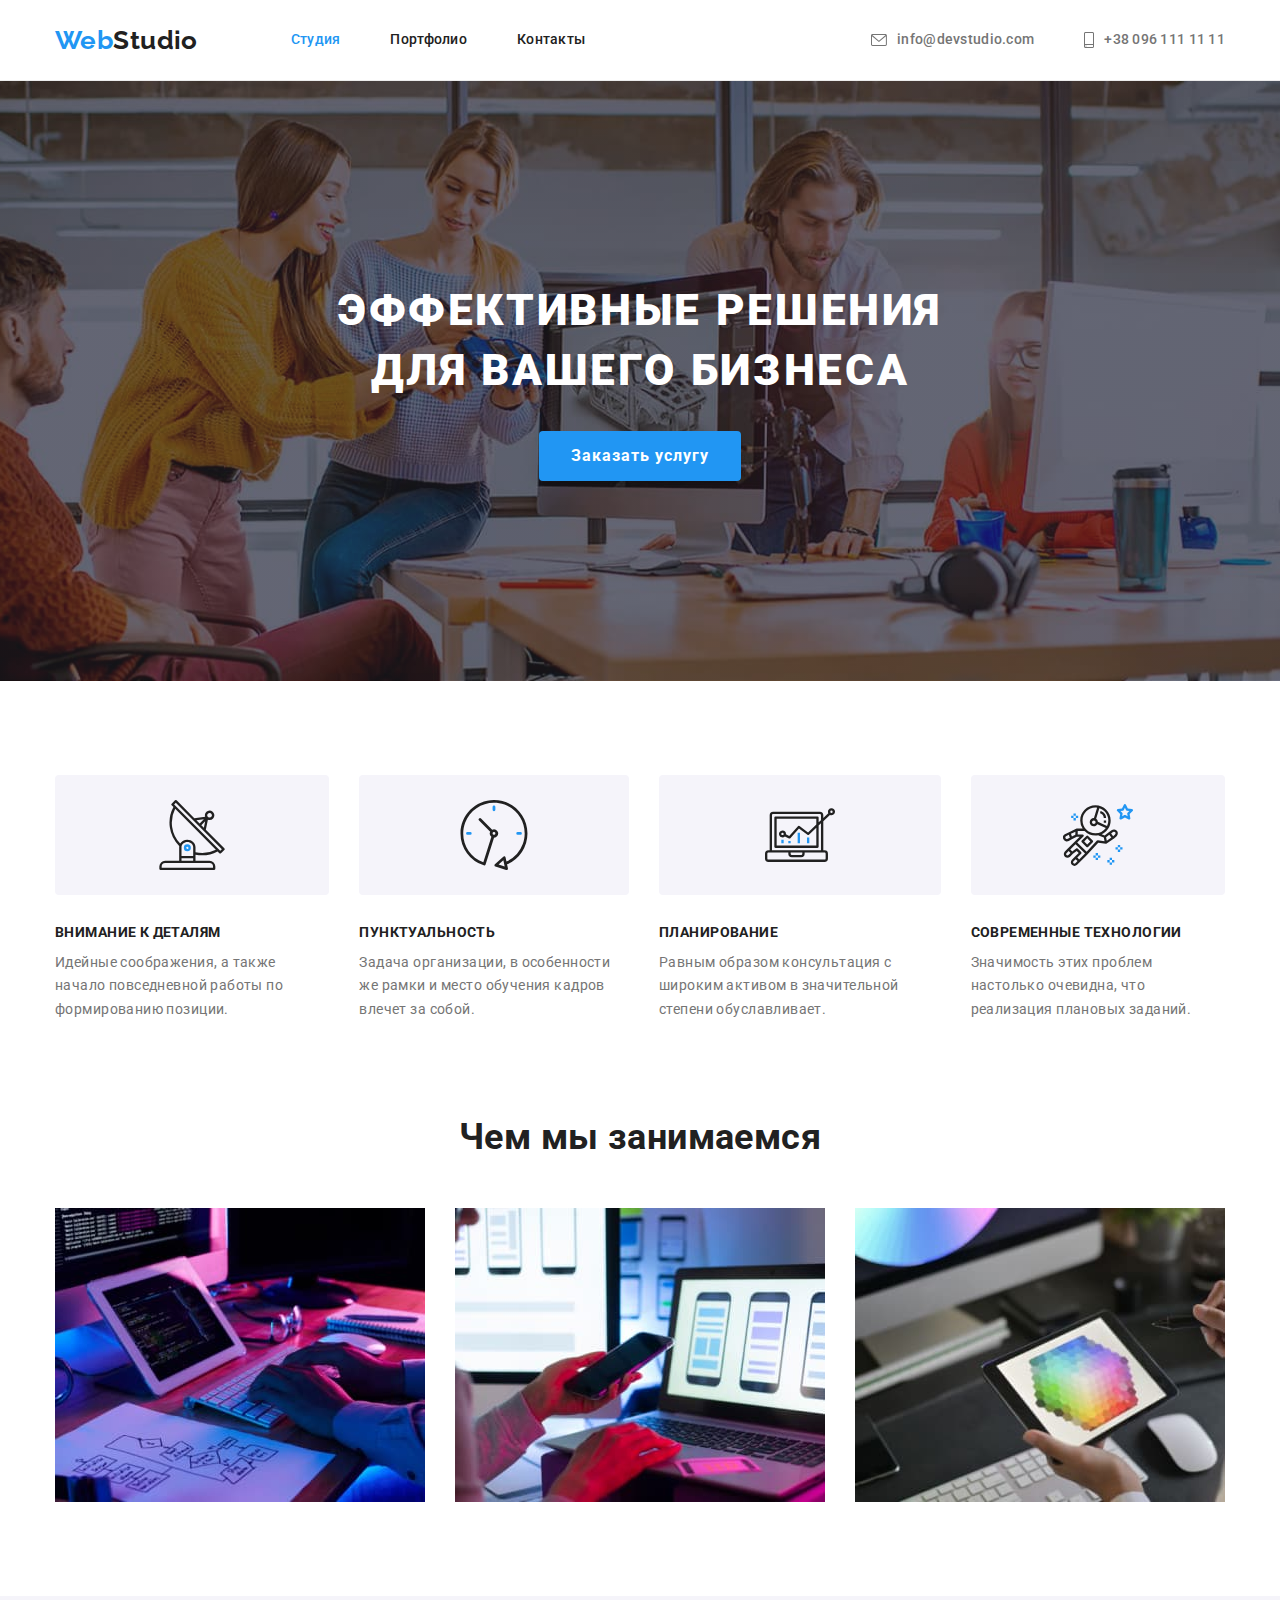
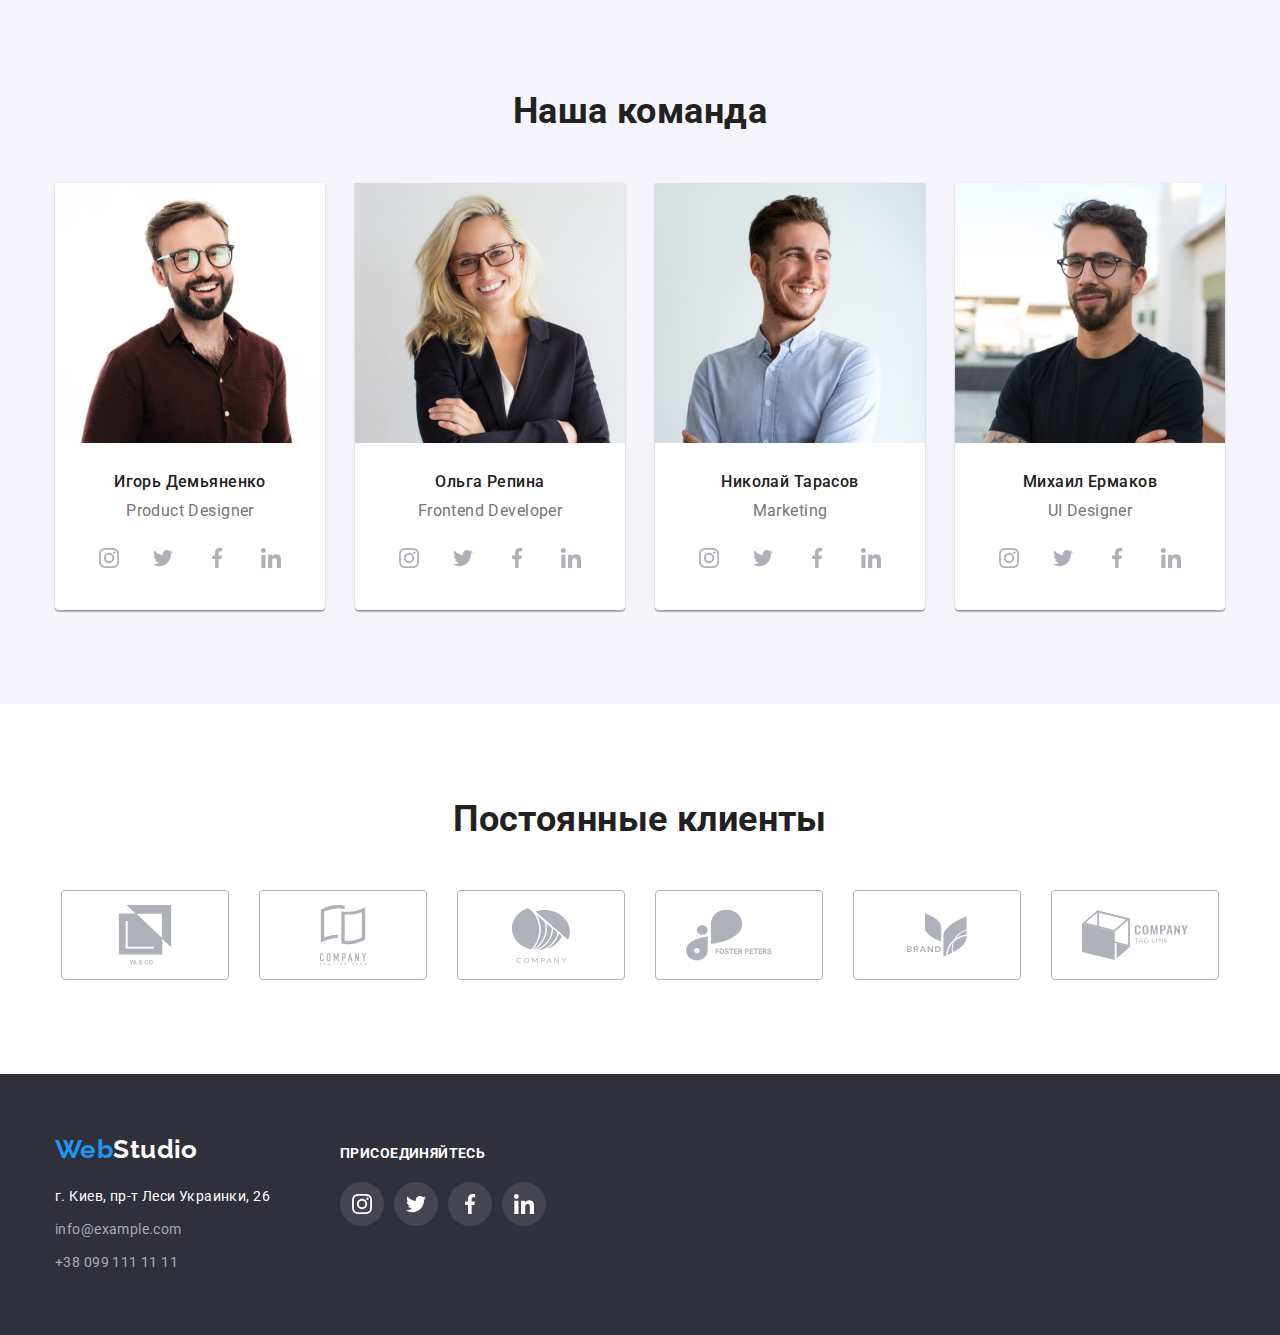
<file: index.html>
<!DOCTYPE html>
<html lang="ru">
  <head>
    <meta charset="UTF-8" />
    <meta http-equiv="X-UA-Compatible" content="IE=edge" />
    <meta name="viewport" content="width=device-width, initial-scale=1.0" />
    <title>Студия</title>
    <link
      href="https://fonts.googleapis.com/css2?family=Raleway:wght@700&family=Roboto:wght@400;500;700;900&display=swap"
      rel="stylesheet"
    />
    <!-- <link
      rel="stylesheet"
      href="https://github.com/sindresorhus/modern-normalize/blob/main/modern-normalize.css"
    /> -->
    <link rel="stylesheet" href="./css/modern-normalize.css" />
    <link rel="stylesheet" href="./css/style.css" />
  </head>
  <body>
    <!-- Шапка сайта -->

    <header class="page-header">
      <div class="container main-nav">
        <a class="logo link" href="./index.html"><span class="logo-web">Web</span>Studio</a>
        <nav>
          <ul class="site-nav list">
            <li class="item"><a href="#" class="link current">Студия</a></li>
            <li class="item"><a href="./portfolio.html" class="link">Портфолио</a></li>
            <li class="item"><a href="#" class="link">Контакты</a></li>
          </ul>
        </nav>
        <ul class="contact-nav list">
          <li class="item">
            <a href="mailto:info@devstudio.com" class="link">
              <svg class="icon" width="16" height="12">
                <use href="./images/icons.svg#envelope"></use>
              </svg>
              info@devstudio.com</a
            >
          </li>
          <li class="item">
            <a href="tel:+380961111111" class="link">
              <svg class="icon" width="10" height="16">
                <use href="./images/icons.svg#smartphone"></use>
              </svg>
              +38 096 111 11 11</a
            >
          </li>
        </ul>
      </div>
    </header>

    <main>
      <!-- Герой -->

      <section class="hero">
        <h1 class="hero-title">Эффективные решения для вашего бизнеса</h1>
        <button type="button" class="btn">Заказать услугу</button>
      </section>

      <!-- Особенности -->

      <section class="feature section">
        <div class="container">
          <h2 class="visually-hidden">Особенности</h2>
          <ul class="feature-list list">
            <li class="item">
              <div class="feature-picture">
                <svg class="icon" width="70" height="70">
                  <use href="./images/icons.svg#antenna"></use>
                </svg>
              </div>
              <h3 class="feature-subtitle">Внимание к деталям</h3>
              <p class="text">
                Идейные соображения, а также начало повседневной работы по формированию позиции.
              </p>
            </li>
            <li class="item">
              <div class="feature-picture">
                <svg class="icon" width="70" height="70">
                  <use href="./images/icons.svg#clock"></use>
                </svg>
              </div>
              <h3 class="feature-subtitle">Пунктуальность</h3>
              <p class="text">
                Задача организации, в особенности же рамки и место обучения кадров влечет за собой.
              </p>
            </li>
            <li class="item">
              <div class="feature-picture">
                <svg class="icon" width="70" height="70">
                  <use href="./images/icons.svg#diagram"></use>
                </svg>
              </div>
              <h3 class="feature-subtitle">Планирование</h3>
              <p class="text">
                Равным образом консультация с широким активом в значительной степени обуславливает.
              </p>
            </li>
            <li class="item">
              <div class="feature-picture">
                <svg class="icon" width="70" height="70">
                  <use href="./images/icons.svg#astronaut"></use>
                </svg>
              </div>
              <h3 class="feature-subtitle">Современные технологии</h3>
              <p class="text">
                Значимость этих проблем настолько очевидна, что реализация плановых заданий.
              </p>
            </li>
          </ul>
        </div>
      </section>

      <!-- Чем мы занимаемся -->

      <section class="service section">
        <div class="container">
          <h2 class="service-title">Чем мы занимаемся</h2>
          <ul class="service-list list">
            <li class="item">
              <img
                src="./images/programer.jpg"
                alt="программист за рабочым столом"
                width="370"
                height="294"
              />
            </li>
            <li class="item">
              <img
                src="./images/mobile-developer.jpg"
                alt="телефон и ноутбук"
                width="370"
                height="294"
              />
            </li>
            <li class="item">
              <img src="./images/web-design.jpg" alt="планшет" width="370" height="294" />
            </li>
          </ul>
        </div>
      </section>

      <!-- Команда -->

      <section class="team section">
        <div class="container">
          <h2 class="team-title">Наша команда</h2>
          <ul class="team-list list">
            <li class="item">
              <img src="./images/product-designer.jpg" alt="фото Игорь Демьяненко" width="270" />
              <div class="team-card">
                <h3 class="team-name">Игорь Демьяненко</h3>
                <p class="team-text">Product Designer</p>
                <ul class="team-social-networks list">
                  <li class="team-social-networks-item">
                    <a href="#" target="_blank" class="team-social-networks-link link">
                      <svg class="icon" width="20" height="20">
                        <use href="images/icons.svg#instagram"></use>
                      </svg>
                    </a>
                  </li>
                  <li class="team-social-networks-item">
                    <a href="#" target="_blank" class="team-social-networks-link link">
                      <svg class="icon" width="20" height="20">
                        <use href="images/icons.svg#twitter"></use>
                      </svg>
                    </a>
                  </li>
                  <li class="team-social-networks-item">
                    <a href="#" target="_blank" class="team-social-networks-link link">
                      <svg class="icon" width="20" height="20">
                        <use href="images/icons.svg#facebook"></use>
                      </svg>
                    </a>
                  </li>
                  <li class="team-social-networks-item">
                    <a href="#" target="_blank" class="team-social-networks-link link">
                      <svg class="icon" width="20" height="20">
                        <use href="images/icons.svg#linkedin"></use>
                      </svg>
                    </a>
                  </li>
                </ul>
              </div>
            </li>
            <li class="item">
              <img src="./images/frontend-developer.jpg" alt="фото Ольга Репина" width="270" />
              <div class="team-card">
                <h3 class="team-name">Ольга Репина</h3>
                <p class="team-text">Frontend Developer</p>
                <ul class="team-social-networks list">
                  <li class="team-social-networks-item">
                    <a href="#" target="_blank" class="team-social-networks-link link">
                      <svg class="icon" width="20" height="20">
                        <use href="images/icons.svg#instagram"></use>
                      </svg>
                    </a>
                  </li>
                  <li class="team-social-networks-item">
                    <a href="#" target="_blank" class="team-social-networks-link link">
                      <svg class="icon" width="20" height="20">
                        <use href="images/icons.svg#twitter"></use>
                      </svg>
                    </a>
                  </li>
                  <li class="team-social-networks-item">
                    <a href="#" target="_blank" class="team-social-networks-link link">
                      <svg class="icon" width="20" height="20">
                        <use href="images/icons.svg#facebook"></use>
                      </svg>
                    </a>
                  </li>
                  <li class="team-social-networks-item">
                    <a href="#" target="_blank" class="team-social-networks-link link">
                      <svg class="icon" width="20" height="20">
                        <use href="images/icons.svg#linkedin"></use>
                      </svg>
                    </a>
                  </li>
                </ul>
              </div>
            </li>
            <li class="item">
              <img src="./images/marketing.jpg" alt="фото Николай Тарасов" width="270" />
              <div class="team-card">
                <h3 class="team-name">Николай Тарасов</h3>
                <p class="team-text">Marketing</p>
                <ul class="team-social-networks list">
                  <li class="team-social-networks-item">
                    <a href="#" target="_blank" class="team-social-networks-link link">
                      <svg class="icon" width="20" height="20">
                        <use href="images/icons.svg#instagram"></use>
                      </svg>
                    </a>
                  </li>
                  <li class="team-social-networks-item">
                    <a href="#" target="_blank" class="team-social-networks-link link">
                      <svg class="icon" width="20" height="20">
                        <use href="images/icons.svg#twitter"></use>
                      </svg>
                    </a>
                  </li>
                  <li class="team-social-networks-item">
                    <a href="#" target="_blank" class="team-social-networks-link link">
                      <svg class="icon" width="20" height="20">
                        <use href="images/icons.svg#facebook"></use>
                      </svg>
                    </a>
                  </li>
                  <li class="team-social-networks-item">
                    <a href="#" target="_blank" class="team-social-networks-link link">
                      <svg class="icon" width="20" height="20">
                        <use href="images/icons.svg#linkedin"></use>
                      </svg>
                    </a>
                  </li>
                </ul>
              </div>
            </li>
            <li class="item">
              <img src="./images/ui-designer.jpg" alt="фото Михаил Ермаков" width="270" />
              <div class="team-card">
                <h3 class="team-name">Михаил Ермаков</h3>
                <p class="team-text">UI Designer</p>
                <ul class="team-social-networks list">
                  <li class="team-social-networks-item">
                    <a href="#" target="_blank" class="team-social-networks-link link">
                      <svg class="icon" width="20" height="20">
                        <use href="images/icons.svg#instagram"></use>
                      </svg>
                    </a>
                  </li>
                  <li class="team-social-networks-item">
                    <a href="#" target="_blank" class="team-social-networks-link link">
                      <svg class="icon" width="20" height="20">
                        <use href="images/icons.svg#twitter"></use>
                      </svg>
                    </a>
                  </li>
                  <li class="team-social-networks-item">
                    <a href="#" target="_blank" class="team-social-networks-link link">
                      <svg class="icon" width="20" height="20">
                        <use href="images/icons.svg#facebook"></use>
                      </svg>
                    </a>
                  </li>
                  <li class="team-social-networks-item">
                    <a href="#" target="_blank" class="team-social-networks-link link">
                      <svg class="icon" width="20" height="20">
                        <use href="images/icons.svg#linkedin"></use>
                      </svg>
                    </a>
                  </li>
                </ul>
              </div>
            </li>
          </ul>
        </div>
      </section>

      <!-- Постоянные клиенты -->

      <section class="clients section">
        <div class="container">
          <h3 class="clients-title">Постоянные клиенты</h3>
          <ul class="clients-list list">
            <li class="item">
              <a href="#" target="_blank" class="clients-link link">
                <svg class="clients-icon" width="106" height="60">
                  <use href="./images/icons.svg#clients1"></use>
                </svg>
              </a>
            </li>
            <li class="item">
              <a href="#" target="_blank" class="clients-link link">
                <svg class="clients-icon" width="106" height="60">
                  <use href="./images/icons.svg#clients2"></use>
                </svg>
              </a>
            </li>
            <li class="item">
              <a href="#" target="_blank" class="clients-link link">
                <svg class="clients-icon" width="106" height="60">
                  <use href="./images/icons.svg#clients3"></use>
                </svg>
              </a>
            </li>
            <li class="item">
              <a href="#" target="_blank" class="clients-link link">
                <svg class="clients-icon" width="106" height="60">
                  <use href="./images/icons.svg#clients4"></use>
                </svg>
              </a>
            </li>
            <li class="item">
              <a href="#" target="_blank" class="clients-link link">
                <svg class="clients-icon" width="106" height="60">
                  <use href="./images/icons.svg#clients5"></use>
                </svg>
              </a>
            </li>
            <li class="item">
              <a href="#" target="_blank" class="clients-link link">
                <svg class="clients-icon" width="106" height="60">
                  <use href="./images/icons.svg#clients6"></use>
                </svg>
              </a>
            </li>
          </ul>
        </div>
      </section>
    </main>

    <!-- Футер -->

    <footer class="footer">
      <div class="container flex-footer">
        <div class="contacts-footer">
          <a class="logo footer-logo link" href="./index.html"
            ><span class="logo-web">Web</span>Studio</a
          >
          <address class="address">
            <ul class="address-list list">
              <li class="item">
                <a href="https://goo.gl/maps/ZH45Ejz193mU29eU7" target="_blank" class="link maps"
                  >г. Киев, пр-т Леси Украинки, 26</a
                >
              </li>
              <li class="item">
                <a href="mailto:info@example.com" class="link mail">info@example.com</a>
              </li>
              <li class="item">
                <a href="tel:+380991111111" class="link tel">+38 099 111 11 11</a>
              </li>
            </ul>
          </address>
        </div>
        <div class="invitation">
          <b class="invitation-text">присоединяйтесь</b>
          <ul class="invitation-list list">
            <li class="item">
              <a href="#" target="_blank" class="invitation-link link">
                <svg class="invitation-icon" width="20" height="20">
                  <use href="./images/icons.svg#instagram"></use>
                </svg>
              </a>
            </li>
            <li class="item">
              <a href="#" target="_blank" class="invitation-link link">
                <svg class="invitation-icon" width="20" height="20">
                  <use href="./images/icons.svg#twitter"></use>
                </svg>
              </a>
            </li>
            <li class="item">
              <a href="#" target="_blank" class="invitation-link link">
                <svg class="invitation-icon" width="20" height="20">
                  <use href="./images/icons.svg#facebook"></use>
                </svg>
              </a>
            </li>
            <li class="item">
              <a href="#" target="_blank" class="invitation-link link">
                <svg class="invitation-icon" width="20" height="20">
                  <use href="./images/icons.svg#linkedin"></use>
                </svg>
              </a>
            </li>
          </ul>
        </div>
      </div>
    </footer>
  </body>
</html>
</file>
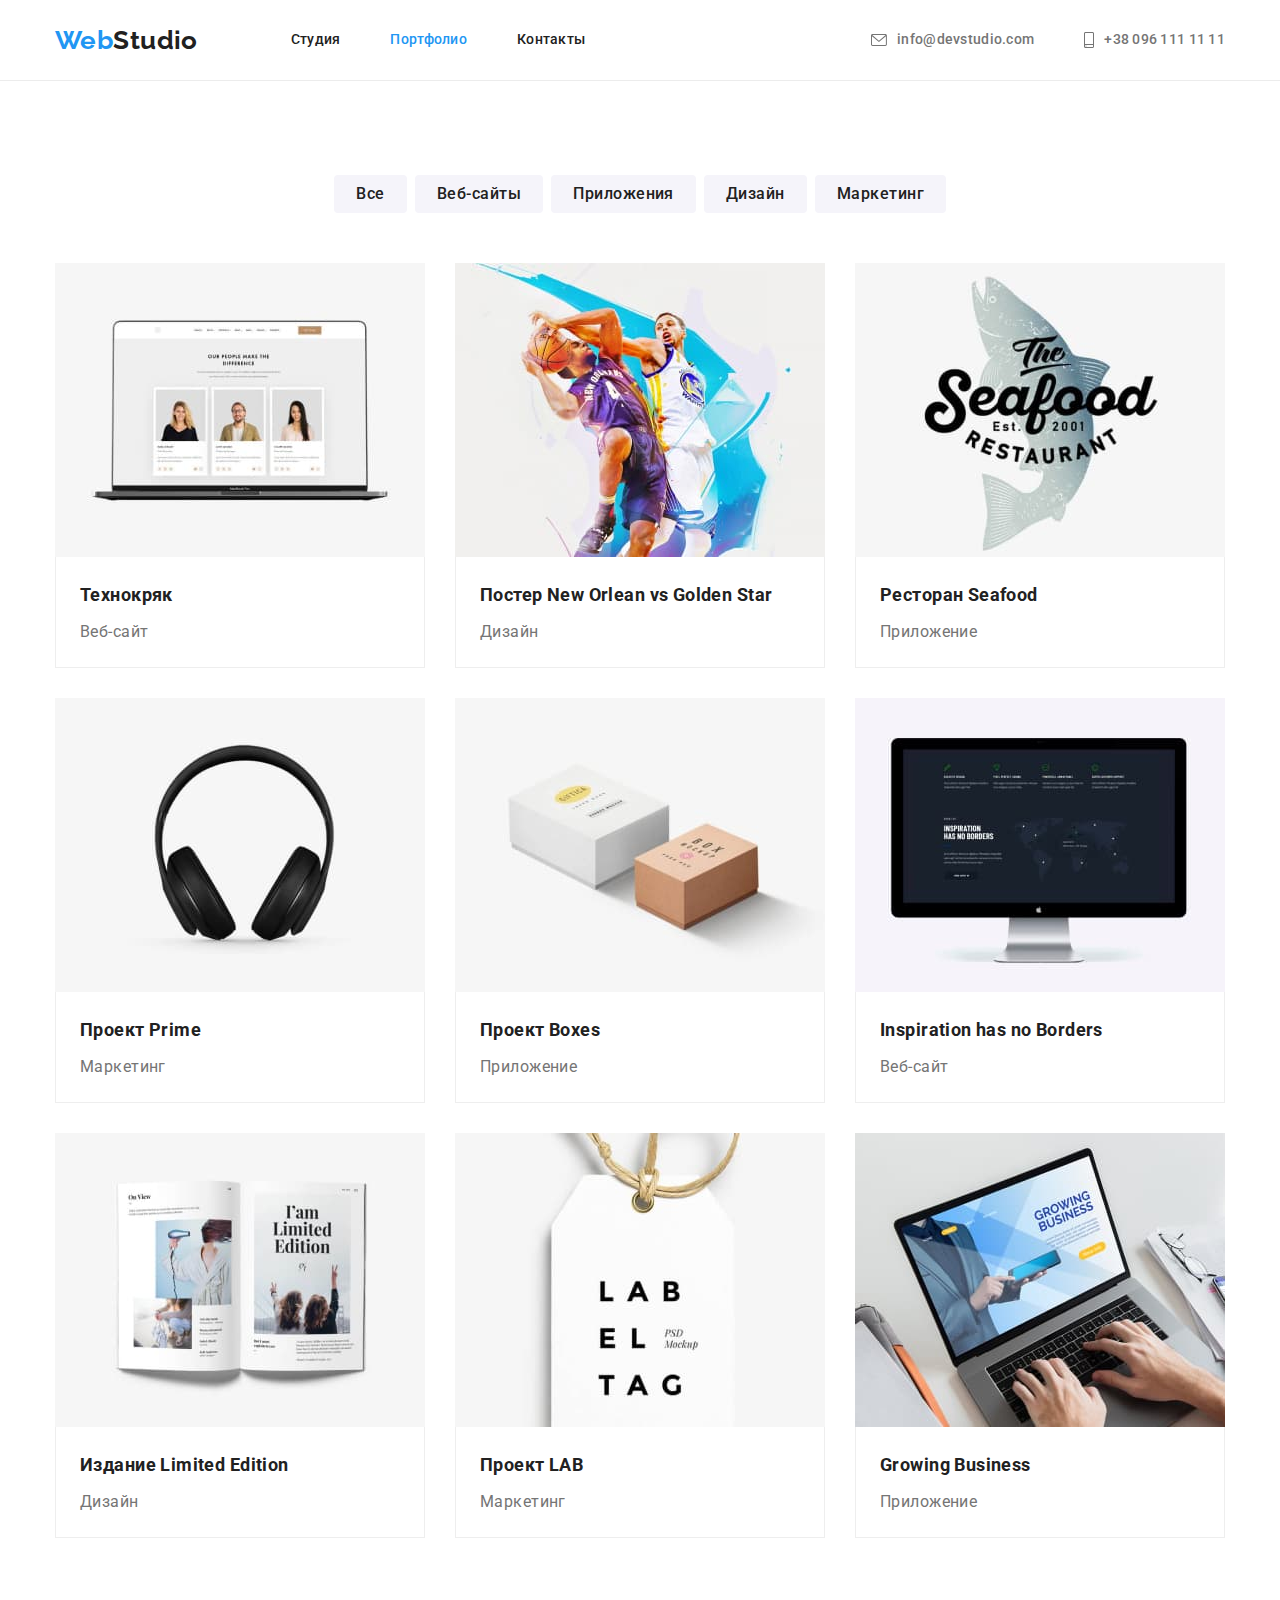
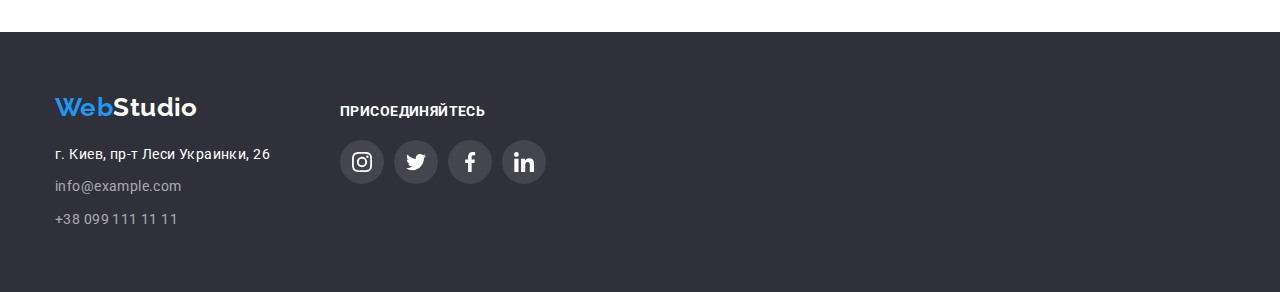
<file: portfolio.html>
<!DOCTYPE html>
<html lang="ru">
  <head>
    <meta charset="UTF-8" />
    <meta http-equiv="X-UA-Compatible" content="IE=edge" />
    <meta name="viewport" content="width=device-width, initial-scale=1.0" />
    <title>Портфолио</title>
    <link
      href="https://fonts.googleapis.com/css2?family=Raleway:wght@700&family=Roboto:wght@400;500;700;900&display=swap"
      rel="stylesheet"
    />
    <!-- <link
      rel="stylesheet"
      href="https://github.com/sindresorhus/modern-normalize/blob/main/modern-normalize.css"
    /> -->
    <link rel="stylesheet" href="./css/modern-normalize.css" />
    <link rel="stylesheet" href="./css/style.css" />
  </head>
  <body>
    <!-- Шапка сайта -->

    <header class="page-header">
      <div class="container main-nav">
        <a class="logo link" href="./index.html"><span class="logo-web">Web</span>Studio</a>
        <nav>
          <ul class="site-nav list">
            <li class="item"><a href="./index.html" class="link">Студия</a></li>
            <li class="item"><a href="#" class="link current">Портфолио</a></li>
            <li class="item"><a href="#" class="link">Контакты</a></li>
          </ul>
        </nav>
        <ul class="contact-nav list">
          <li class="item">
            <a href="mailto:info@devstudio.com" class="link">
              <svg class="icon" width="16" height="12">
                <use href="./images/icons.svg#envelope"></use>
              </svg>
              info@devstudio.com</a
            >
          </li>
          <li class="item">
            <a href="tel:+380961111111" class="link">
              <svg class="icon" width="10" height="16">
                <use href="./images/icons.svg#smartphone"></use>
              </svg>
              +38 096 111 11 11</a
            >
          </li>
        </ul>
      </div>
    </header>

    <main>
      <!-- портфолио -->
      <section class="portfolio section">
        <div class="container">
          <h1 class="portfolio-title visually-hidden">Портфолио</h1>
          <!-- фильтр -->
          <ul class="filter list">
            <li class="item">
              <button class="portfolio-btn" type="button">Все</button>
            </li>
            <li class="item">
              <button class="portfolio-btn" type="button">Веб-сайты</button>
            </li>
            <li class="item">
              <button class="portfolio-btn" type="button">Приложения</button>
            </li>
            <li class="item">
              <button class="portfolio-btn" type="button">Дизайн</button>
            </li>
            <li class="item">
              <button class="portfolio-btn" type="button">Маркетинг</button>
            </li>
          </ul>

          <!-- примеры работ -->
          <ul class="examples list">
            <li class="item">
              <a class="link" target="_blank" href="#">
                <img src="./images/techno-crack.jpg" width="370" alt="ноутбук" />
                <div class="card">
                  <h2 class="examples-text">Технокряк</h2>
                  <p class="examples-type">Веб-сайт</p>
                </div>
              </a>
            </li>
            <li class="item">
              <a class="link" target="_blank" href="#">
                <img src="./images/poster.jpg" width="370" alt="два баскетболиста" />
                <div class="card">
                  <h2 class="examples-text">Постер New Orlean vs Golden Star</h2>
                  <p class="examples-type">Дизайн</p>
                </div>
              </a>
            </li>
            <li class="item">
              <a class="link" target="_blank" href="#">
                <img
                  src="./images/restaurant-seafood.jpg"
                  width="370"
                  alt="логотип ресторана seafood"
                />
                <div class="card">
                  <h2 class="examples-text">Ресторан Seafood</h2>
                  <p class="examples-type">Приложение</p>
                </div>
              </a>
            </li>
            <li class="item">
              <a class="link" target="_blank" href="#">
                <img src="./images/project-prime.jpg" width="370" alt="наушники" />
                <div class="card">
                  <h2 class="examples-text">Проект Prime</h2>
                  <p class="examples-type">Маркетинг</p>
                </div>
              </a>
            </li>
            <li class="item">
              <a class="link" href="#">
                <img src="./images/project-boxes.jpg" width="370" alt="две коробки" />
                <div class="card">
                  <h2 class="examples-text">Проект Boxes</h2>
                  <p class="examples-type">Приложение</p>
                </div>
              </a>
            </li>
            <li class="item">
              <a class="link" target="_blank" href="#">
                <img src="./images/inspiration.jpg" width="370" alt="монитор" />
                <div class="card">
                  <h2 class="examples-text">Inspiration has no Borders</h2>
                  <p class="examples-type">Веб-сайт</p>
                </div>
              </a>
            </li>
            <li class="item">
              <a class="link" target="_blank" href="#">
                <img src="./images/limited-edition.jpg" width="370" alt="открытая книга" />
                <div class="card">
                  <h2 class="examples-text">Издание Limited Edition</h2>
                  <p class="examples-type">Дизайн</p>
                </div>
              </a>
            </li>
            <li class="item">
              <a class="link" target="_blank" href="#">
                <img src="./images/project-lab.jpg" width="370" alt="бирка" />
                <div class="card">
                  <h2 class="examples-text">Проект LAB</h2>
                  <p class="examples-type">Маркетинг</p>
                </div>
              </a>
            </li>
            <li class="item">
              <a class="link" target="_blank" href="#">
                <img src="./images/growing-business.jpg" width="370" alt="работа с ноутбуком" />
                <div class="card">
                  <h2 class="examples-text">Growing Business</h2>
                  <p class="examples-type">Приложение</p>
                </div>
              </a>
            </li>
          </ul>
        </div>
      </section>
    </main>

    <!-- футер -->

    <footer class="footer">
      <div class="container flex-footer">
        <div class="contacts-footer">
          <a class="logo footer-logo link" href="./index.html"
            ><span class="logo-web">Web</span>Studio</a
          >
          <address class="address">
            <ul class="address-list list">
              <li class="item">
                <a href="https://goo.gl/maps/ZH45Ejz193mU29eU7" target="_blank" class="link maps"
                  >г. Киев, пр-т Леси Украинки, 26</a
                >
              </li>
              <li class="item">
                <a href="mailto:info@example.com" class="link mail">info@example.com</a>
              </li>
              <li class="item">
                <a href="tel:+380991111111" class="link tel">+38 099 111 11 11</a>
              </li>
            </ul>
          </address>
        </div>
        <div class="invitation">
          <b class="invitation-text">присоединяйтесь</b>
          <ul class="invitation-list list">
            <li class="item">
              <a href="#" target="_blank" class="invitation-link link">
                <svg class="invitation-icon" width="20" height="20">
                  <use href="./images/icons.svg#instagram"></use>
                </svg>
              </a>
            </li>
            <li class="item">
              <a href="#" target="_blank" class="invitation-link link">
                <svg class="invitation-icon" width="20" height="20">
                  <use href="./images/icons.svg#twitter"></use>
                </svg>
              </a>
            </li>
            <li class="item">
              <a href="#" target="_blank" class="invitation-link link">
                <svg class="invitation-icon" width="20" height="20">
                  <use href="./images/icons.svg#facebook"></use>
                </svg>
              </a>
            </li>
            <li class="item">
              <a href="#" target="_blank" class="invitation-link link">
                <svg class="invitation-icon" width="20" height="20">
                  <use href="./images/icons.svg#linkedin"></use>
                </svg>
              </a>
            </li>
          </ul>
        </div>
      </div>
    </footer>
  </body>
</html>
</file>
<file: css/style.css>
:root {
  --primary-text-color: #212121;
  --secondary-text-color: #757575;
  --accent-color: #2196f3;
  --primary-white-color: #ffffff;
  --secondary-bg-color: #f5f4fa;
  --footer-text-color: rgba(255, 255, 255, 0.6);
  --hero-bg-color: #2f303a;
  --header-border-color: #ececec;
}

/* Утилиты */

h1,
h2,
h3,
h4,
h5,
h6,
p,
ul {
  padding: 0;
  margin: 0;
}

img {
  display: block;
  max-width: 100%;
  height: auto;
}

.container {
  width: 1200px;
  padding-left: 15px;
  padding-right: 15px;
  margin: 0 auto;
  /* outline: 1px solid tomato; */
}

.section {
  padding-top: 94px;
  padding-bottom: 94px;
}

.visually-hidden {
  position: absolute;
  width: 1px;
  height: 1px;
  margin: -1px;
  border: 0;
  padding: 0;
  clip: rect(0 0 0 0);
  overflow: hidden;
}

body {
  background-color: var(--primary-white-color);
  color: var(--primary-text-color);
  font-family: Roboto, sans-serif;
  font-size: 14px;
  line-height: 1.14;
  letter-spacing: 0.03em;
}

.link {
  color: var(--primary-text-color);
  text-decoration: none;
}

.list {
  list-style: none;
}

/* Шапка */

.page-header {
  border-bottom: 1px solid var(--header-border-color);
}

/* Logo */
.logo {
  font-family: Raleway, sans-serif;
  font-weight: 700;
  font-size: 26px;
  line-height: 1.19;
}

.logo-web {
  color: var(--accent-color);
}

.logo:hover,
.logo:focus {
  color: var(--accent-color);
}

/* навигация сайта */

.main-nav {
  display: flex;
  align-items: center;
}

.site-nav {
  display: flex;
  margin-left: 93px;
}

.site-nav .item:not(:last-child) {
  margin-right: 50px;
}

.site-nav .link {
  display: block;
  padding-top: 32px;
  padding-bottom: 32px;

  font-weight: 500;
  letter-spacing: 0.02em;
}

.site-nav .link:hover,
.site-nav .link:focus {
  color: var(--accent-color);
}

.site-nav .link.current {
  color: var(--accent-color);
}

/* контакты в шапке */

.contact-nav {
  display: flex;
  margin-right: 0;
  margin-left: auto;
}

.contact-nav .item:not(:last-child) {
  margin-right: 50px;
}

.contact-nav .link {
  display: inline-flex;
  align-items: center;
  padding-top: 32px;
  padding-bottom: 32px;

  color: var(--secondary-text-color);
  font-weight: 500;
  letter-spacing: 0.02em;
}

.contact-nav .link:hover,
.contact-nav .link:focus {
  color: var(--accent-color);
}

.contact-nav .icon {
  margin-right: 10px;
  fill: currentColor;
}

/* main */

/* Герой */

.hero {
  max-width: 1600px;
  margin-left: auto;
  margin-right: auto;
  background-image: linear-gradient(rgba(47, 48, 58, 0.4), rgba(47, 48, 58, 0.4)),
    url(../images/Img.jpg);
  background-position: center;
  background-size: cover;

  text-align: center;
  padding-top: 200px;
  padding-bottom: 200px;
  background-color: var(--hero-bg-color);
}

.hero-title {
  max-width: 646px;
  margin: 0 auto 30px;

  color: var(--primary-white-color);
  font-weight: 900;
  font-size: 44px;
  line-height: 1.36;
  text-align: center;
  letter-spacing: 0.06em;
  text-transform: uppercase;
}

.btn {
  min-width: 200px;
  margin: 0;
  padding: 10px 32px;

  background-color: var(--accent-color);
  color: var(--primary-white-color);
  box-shadow: 0px 4px 4px rgba(0, 0, 0, 0.15);
  border-radius: 4px;

  font-family: inherit;
  font-weight: 700;
  font-size: 16px;
  line-height: 1.87;
  letter-spacing: 0.06em;
  border-style: none;
  cursor: pointer;
}

/* Особенности */

.feature {
  padding-bottom: 47px;
}

.feature-list {
  display: flex;
}

.feature-list .item {
  width: calc((100%-90px) / 4);
  /* width: 270px; */
}

.feature-list .item:not(:last-child) {
  margin-right: 30px;
}

.feature-picture {
  display: flex;
  /* width: 270px;
  height: 120px; */
  min-height: 120px;
  justify-content: center;
  align-items: center;

  margin-bottom: 30px;

  background-color: var(--secondary-bg-color);
  border-radius: 4px;
}

.feature-subtitle {
  margin-bottom: 10px;

  font-size: 14px;
  text-transform: uppercase;
}

.text {
  color: var(--secondary-text-color);
  line-height: 1.71;
}

/* Чем мы занимаемся */

.service {
  padding-top: 47px;
}

.service-list {
  display: flex;
}

.service-list .item:not(:last-child) {
  margin-right: 30px;
}

.service-title,
.team-title,
.clients-title {
  text-align: center;
  margin-bottom: 50px;

  font-size: 36px;
  line-height: 1.17;
}

/* Команда */

.team {
  background-color: var(--secondary-bg-color);
}

.team-list {
  display: flex;
}

.team-list .item:not(:last-child) {
  margin-right: 30px;
}

.team-list .item {
  background: var(--primary-white-color);
  box-shadow: 0px 1px 3px rgba(0, 0, 0, 0.12), 0px 1px 1px rgba(0, 0, 0, 0.14),
    0px 2px 1px rgba(0, 0, 0, 0.2);
  border-radius: 0px 0px 4px 4px;

  text-align: center;
}

.team-card {
  margin: 0 auto;
  padding-top: 30px;
  padding-bottom: 30px;
}

.team-name {
  margin-bottom: 10px;

  font-weight: 500;
}

.team-text {
  margin-bottom: 16px;

  color: var(--secondary-text-color);
  font-size: 16px;
  line-height: 1.19;
}

.team-social-networks {
  display: flex;
  align-items: center;
  justify-content: center;
}

.team-social-networks-item:not(:last-child) {
  margin-right: 10px;
}

.team-social-networks-link {
  display: flex;
  justify-content: center;
  align-items: center;

  width: 44px;
  height: 44px;
  border-radius: 50%;
  color: #afb1b8;
}

.team-social-networks-link:hover,
.team-social-networks-link:focus {
  color: var(--primary-white-color);
  background-color: var(--accent-color);
}

.team-social-networks .icon {
  fill: currentColor;
}

/* Постоянные клиенты */

.clients-list {
  display: flex;
  justify-content: center;
}

.clients-list .item:not(:last-child) {
  margin-right: 30px;
}

.clients-link {
  display: flex;
  justify-content: center;
  align-items: center;
  width: 168px;
  height: 90px;

  color: #afb1b8;
  border: 1px solid #afb1b8;
  border-radius: 4px;

  transition: color 250ms var(--cubic), border 250ms var(--cubic);
}

.clients-link:hover,
.clients-link:focus {
  color: var(--accent-color);
  border: 1px solid var(--accent-color);
}

.clients-icon {
  fill: currentColor;
}

/* Футер */
.footer {
  padding-top: 60px;
  padding-bottom: 60px;

  background-color: var(--hero-bg-color);
}

.flex-footer {
  display: flex;
  align-items: baseline;
}

.contacts-footer {
  margin-right: 70px;
}

.footer-logo {
  color: var(--primary-white-color);
}

.address {
  margin-top: 20px;

  font-style: inherit;
}

.address-list .item:not(:last-child) {
  margin-bottom: 9px;
}

.address .link {
  color: var(--primary-white-color);
  line-height: 1.71;
}

.link.mail,
.link.tel {
  color: var(--footer-text-color);
}

.footer .link:hover,
.footer .link:focus {
  color: var(--accent-color);
}

/* Invitation */

.invitation-text {
  display: block;
  margin-bottom: 20px;

  color: var(--primary-white-color);
  text-transform: uppercase;
}

.invitation-list {
  display: flex;
}

.invitation-list .item:not(:last-child) {
  margin-right: 10px;
}

.invitation-link {
  display: flex;
  justify-content: center;
  align-items: center;
  width: 44px;
  height: 44px;
  border-radius: 50%;
  background-color: rgba(255, 255, 255, 0.1);
}

.invitation-link:hover,
.invitation-link:focus {
  background-color: var(--accent-color);
}

.invitation-icon {
  fill: var(--primary-white-color);
}

/* Портфолио */

/* Фильтр */

.filter {
  display: flex;
  justify-content: center;
  margin-bottom: 50px;
}

.filter .item:not(:last-child) {
  margin-right: 8px;
}

.portfolio-btn {
  min-width: 73px;
  padding: 6px 22px;

  color: var(--primary-text-color);
  background-color: var(--secondary-bg-color);
  border-radius: 4px;

  font-family: inherit;
  font-weight: 500;
  font-size: 16px;
  line-height: 1.62;
  letter-spacing: 0.03em;
  cursor: pointer;
  border-style: none;
}

.portfolio-btn:hover,
.portfolio-btn:focus {
  color: var(--primary-white-color);
  background-color: var(--accent-color);
  box-shadow: 0px 3px 1px rgba(0, 0, 0, 0.1), 0px 1px 2px rgba(0, 0, 0, 0.08),
    0px 2px 2px rgba(0, 0, 0, 0.12);
}

/* Примеры работ */

.examples {
  display: flex;
  flex-wrap: wrap;
  justify-content: center;
}

.examples .item {
  width: calc((100% - 60px) / 3);
}

.examples .item:not(:nth-child(3n)) {
  margin-right: 30px;
}

.examples .item:not(:nth-last-child(-n + 3)) {
  margin-bottom: 30px;
}

.card {
  padding: 20px 24px;
  border-left: 1px solid #eeeeee;
  border-right: 1px solid #eeeeee;
  border-bottom: 1px solid #eeeeee;
}

.examples-text {
  margin-bottom: 4px;

  font-size: 18px;
  line-height: 2;
  letter-spacing: 0.06;
}

.examples-type {
  color: var(--secondary-text-color);
  font-size: 16px;
  line-height: 1.87;
}

.examples .item:hover {
  box-shadow: 0px 1px 1px rgba(0, 0, 0, 0.12), 0px 4px 4px rgba(0, 0, 0, 0.06),
    1px 4px 6px rgba(0, 0, 0, 0.16);
}
</file>
